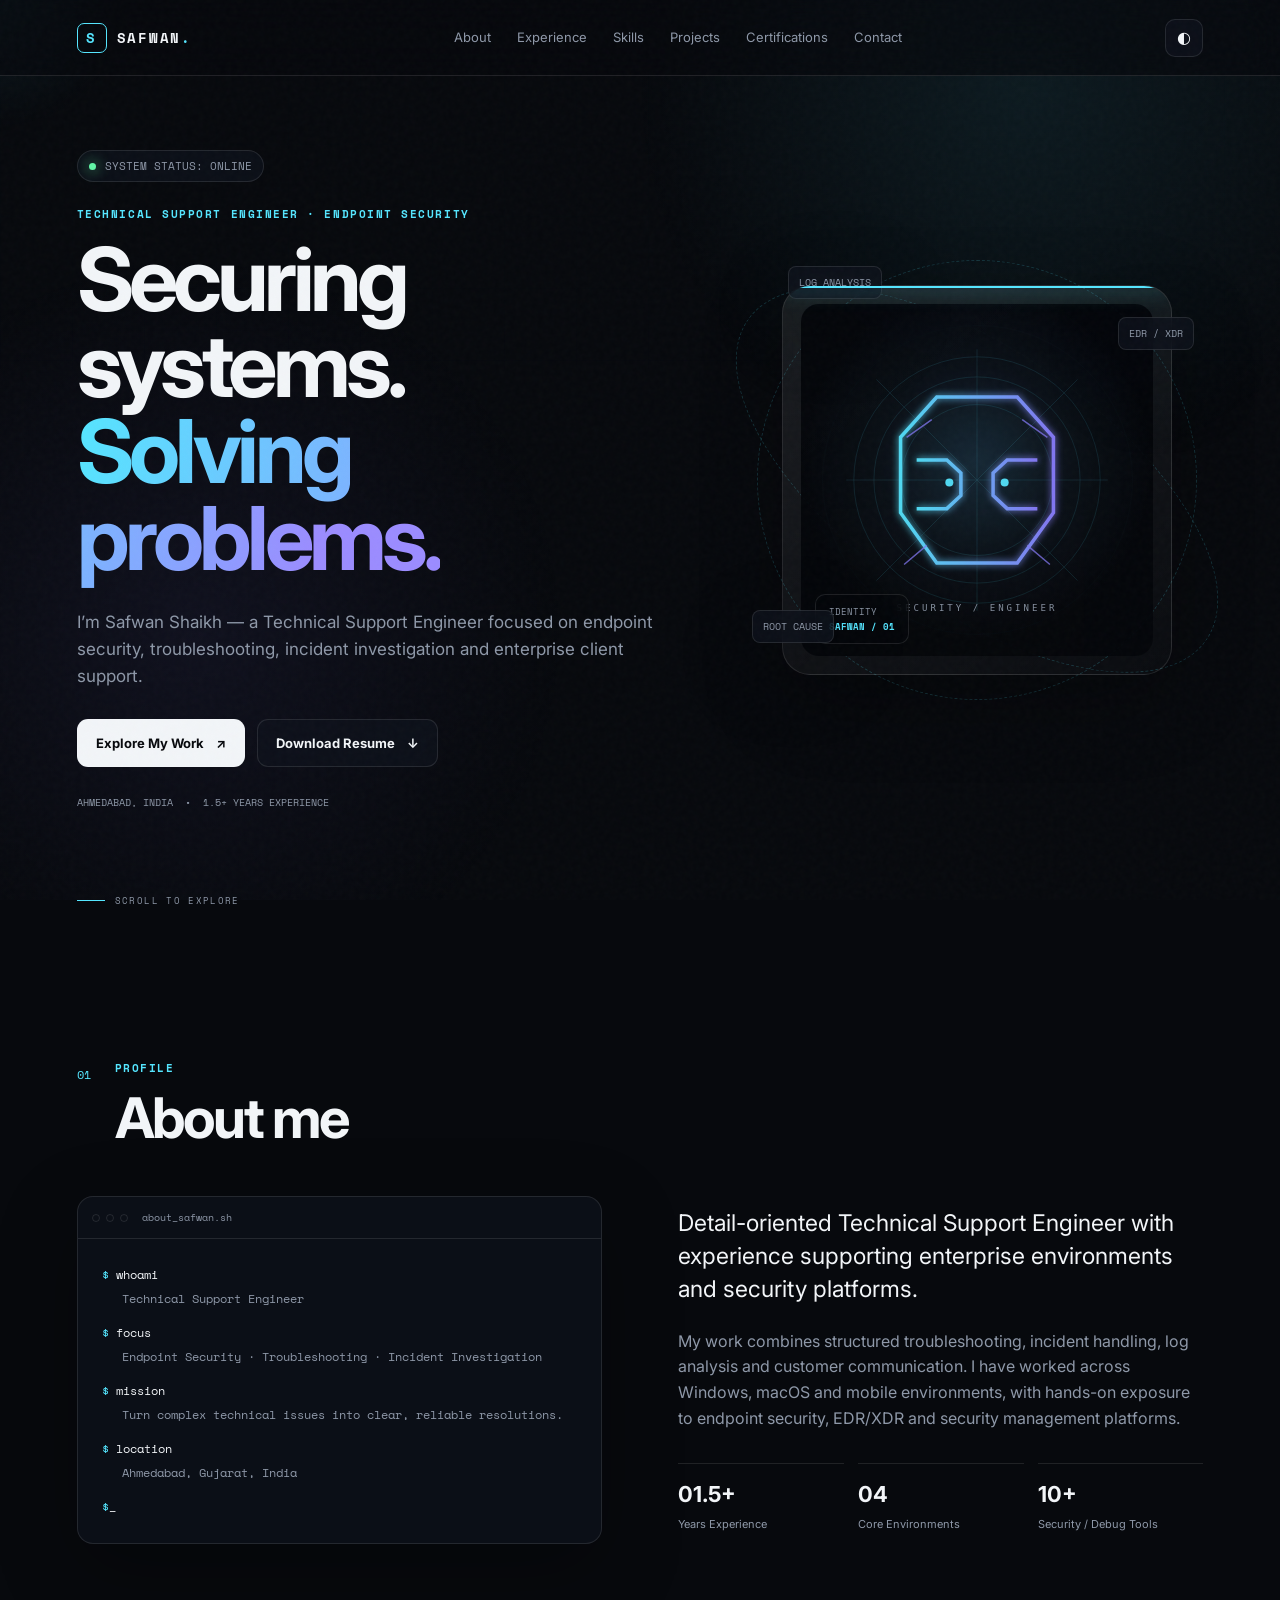
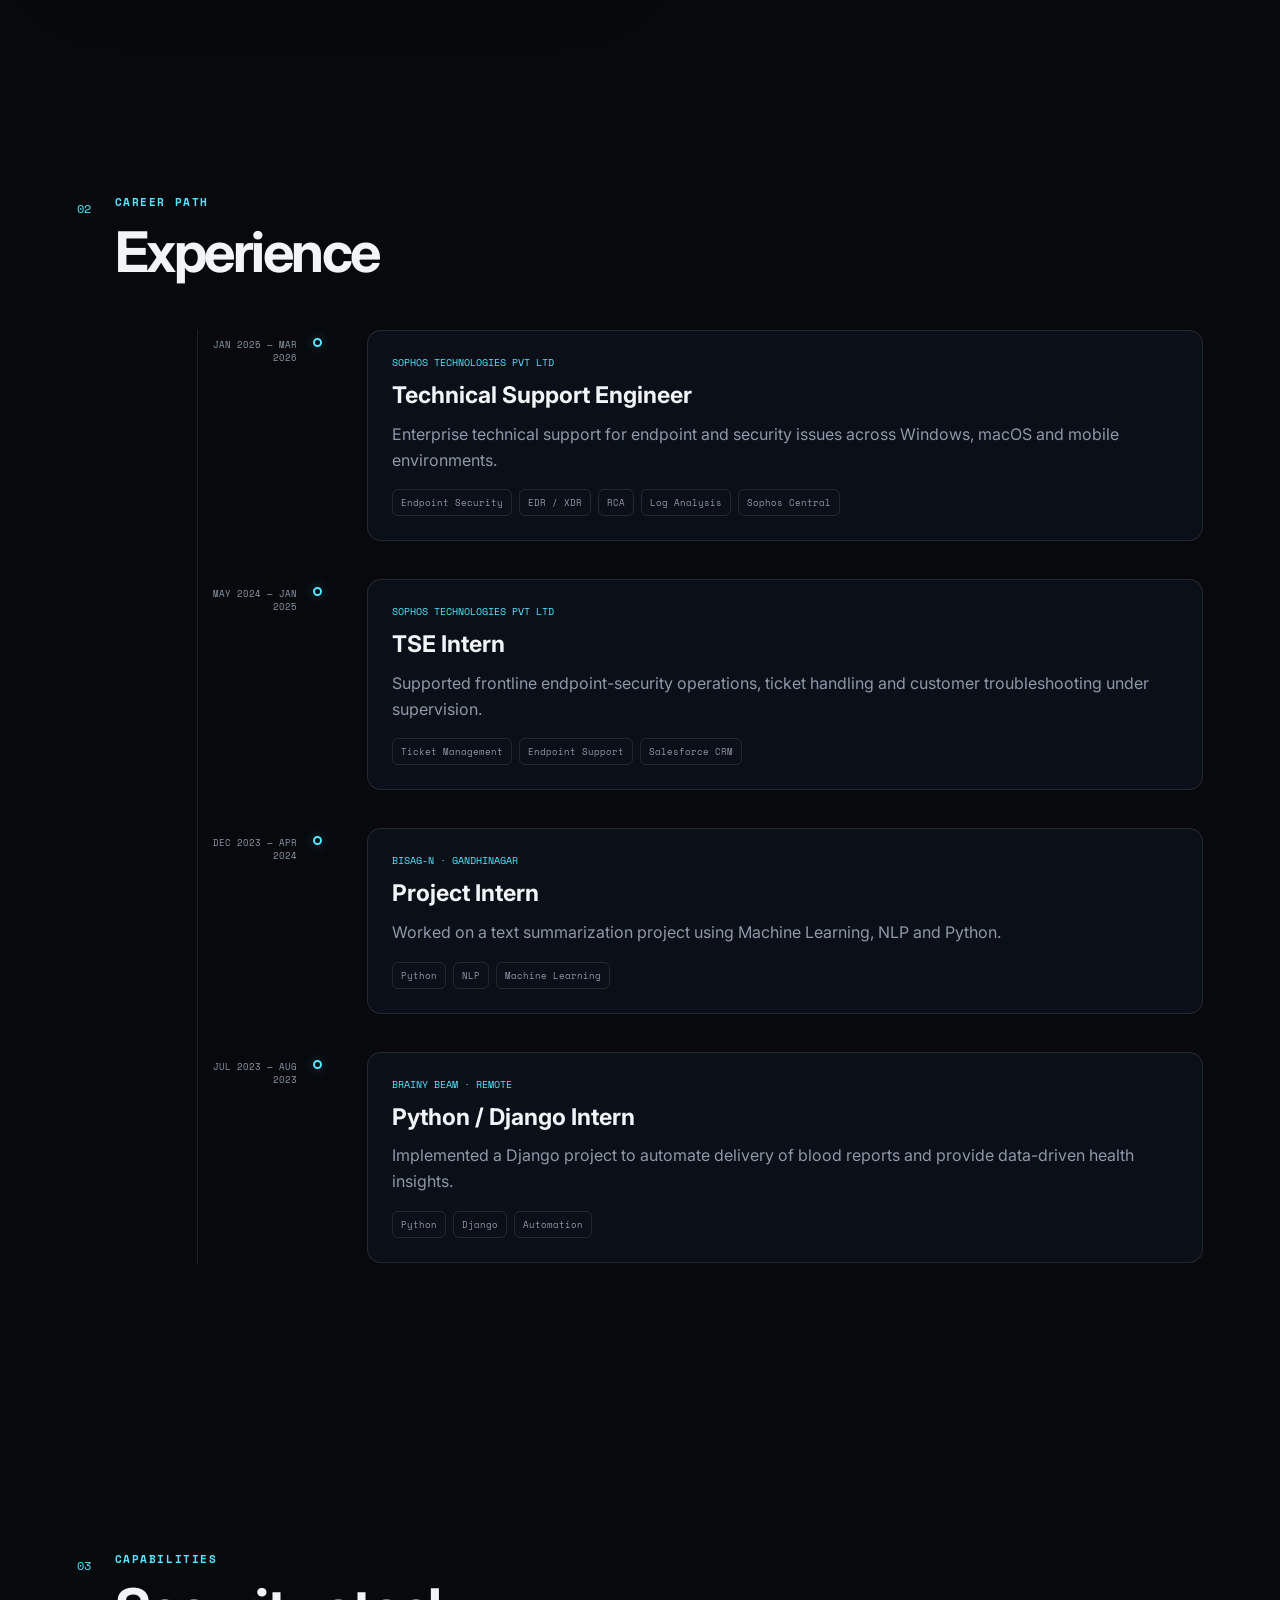
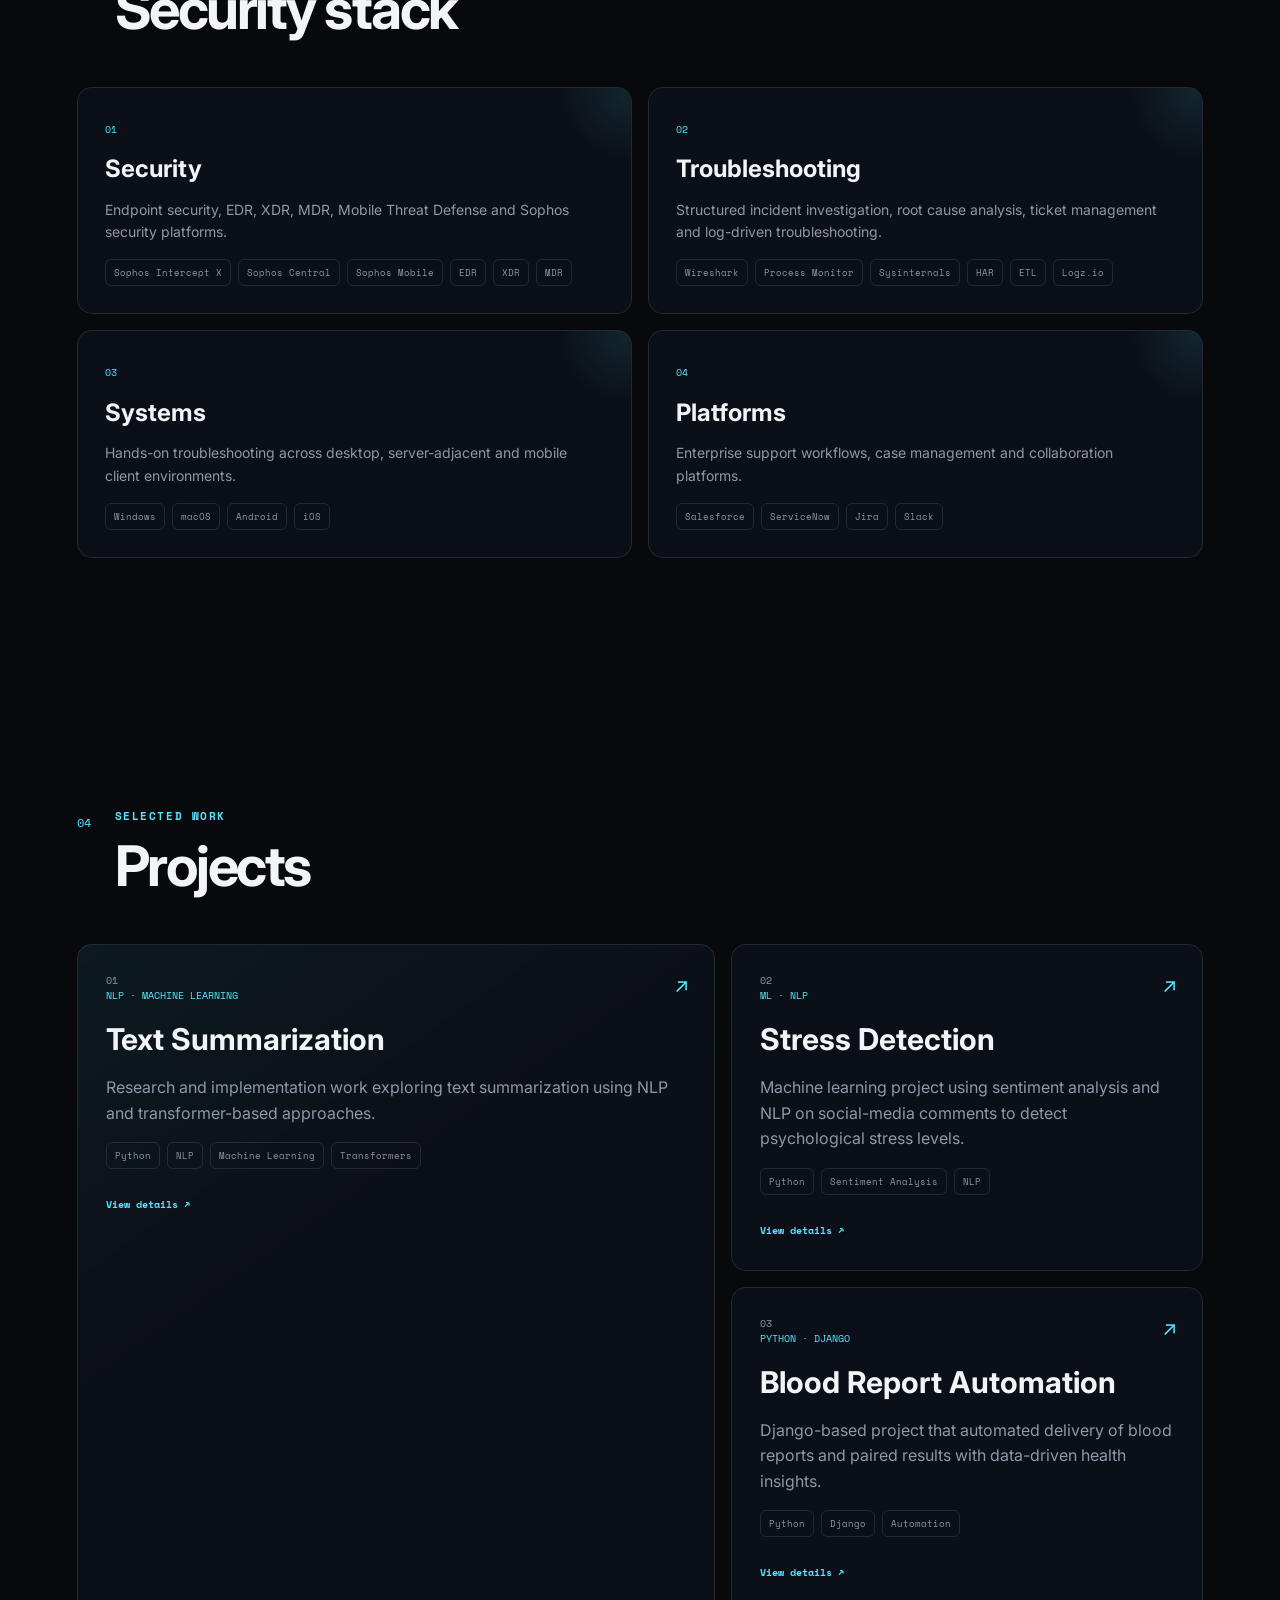
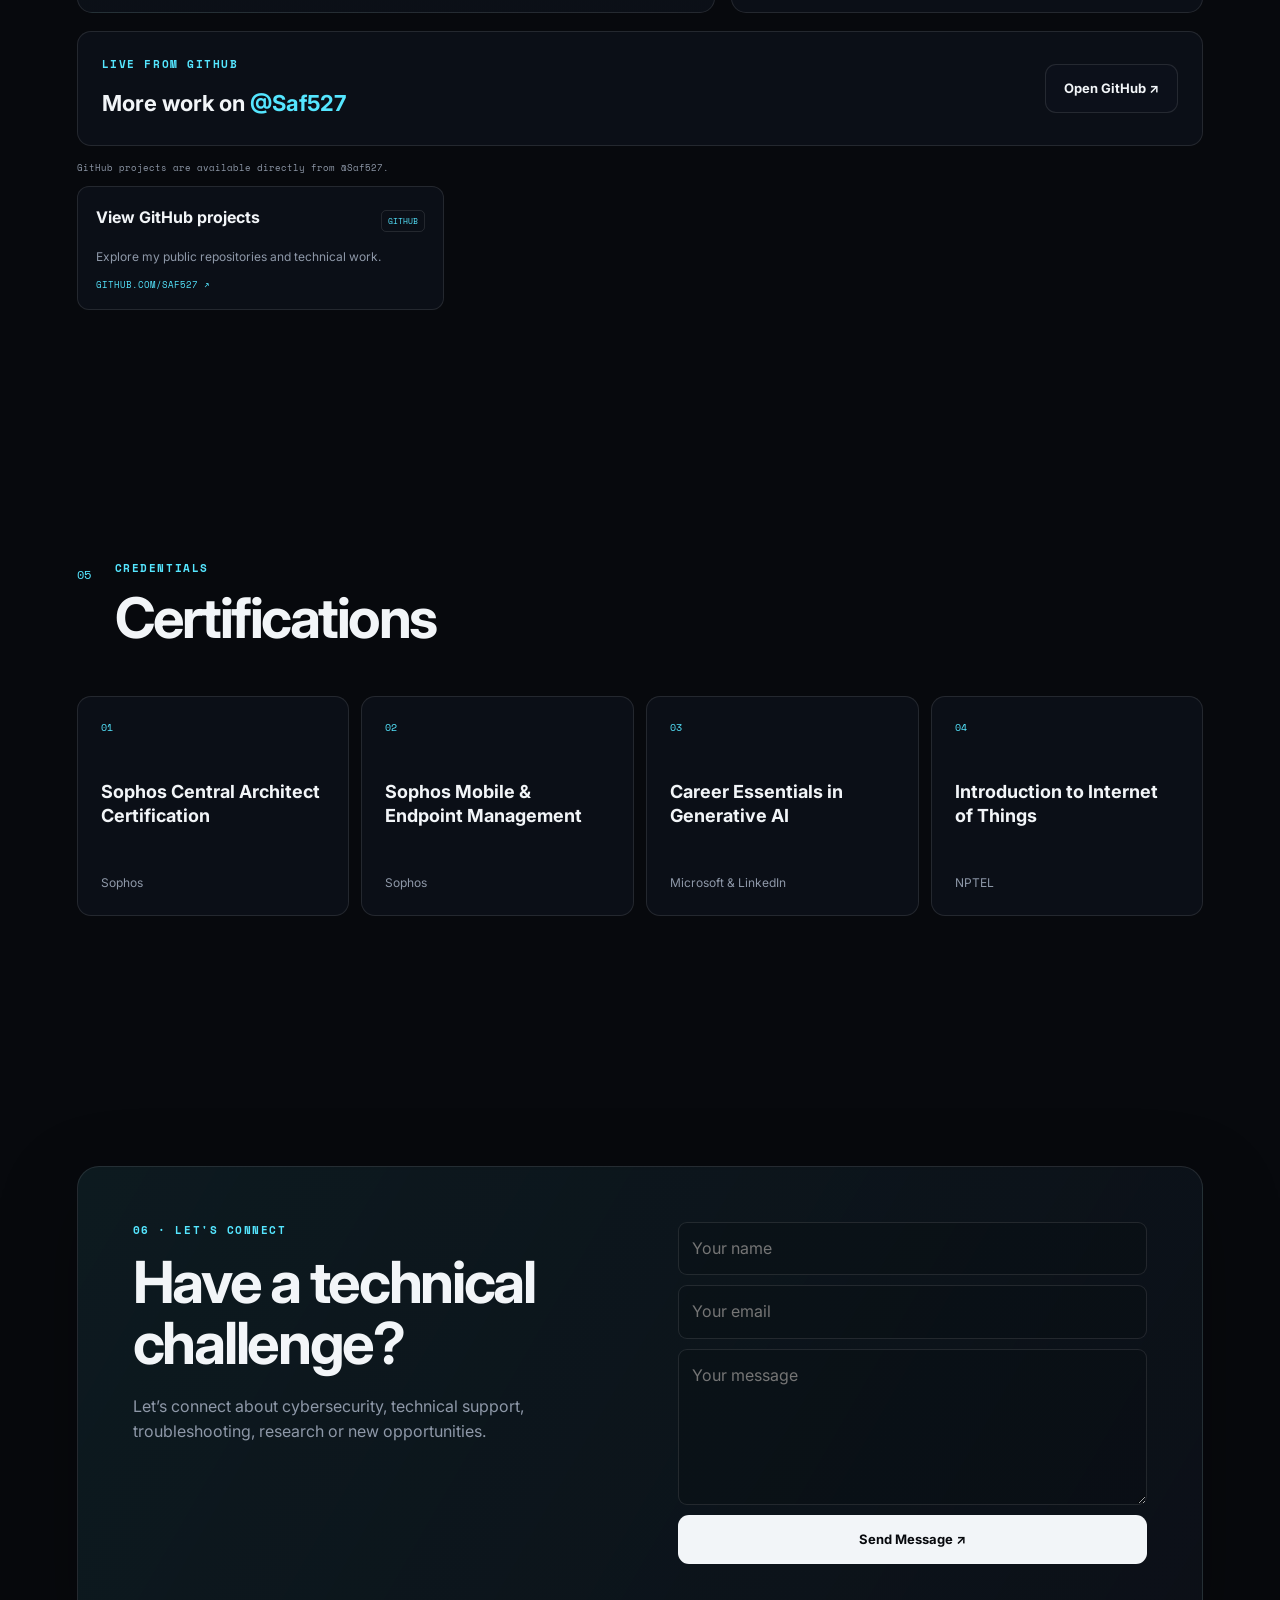
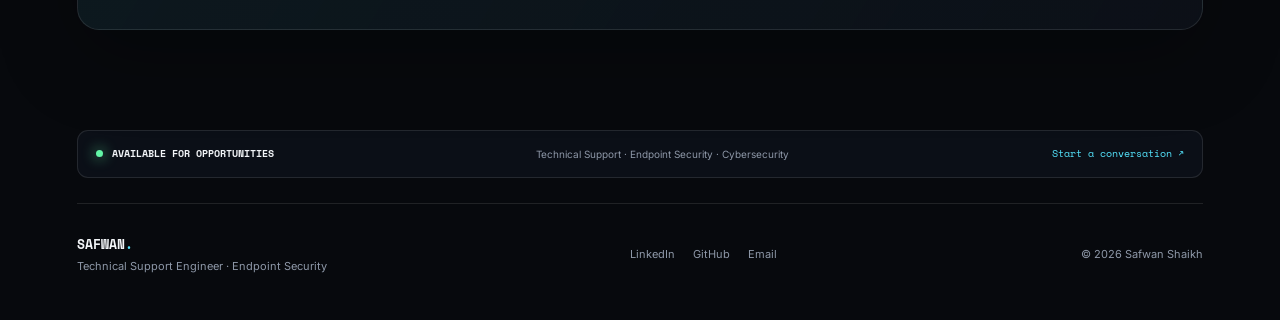
<file: index.html>
<!DOCTYPE html>
<html lang="en">
<head>
  <meta charset="UTF-8">
  <meta name="viewport" content="width=device-width, initial-scale=1.0">
  <meta name="description" content="Safwan Shaikh — Technical Support Engineer specializing in endpoint security, troubleshooting, EDR/XDR and incident investigation.">
  <meta name="keywords" content="Safwan Shaikh, Technical Support Engineer, Endpoint Security, Cybersecurity, Sophos, EDR, XDR, Troubleshooting">
  <meta name="author" content="Safwan Shaikh">
  <meta name="theme-color" content="#07090d">
  <meta name="robots" content="index, follow">
  <link rel="canonical" href="https://saf527.github.io/">
  <meta property="og:title" content="Safwan Shaikh | Endpoint Security Engineer">
  <meta property="og:description" content="Technical Support Engineer focused on endpoint security, troubleshooting and incident investigation.">
  <meta property="og:type" content="website">
  <meta property="og:url" content="https://saf527.github.io/">
  <meta property="og:image" content="https://saf527.github.io/assets/avatar.svg">
  <meta name="twitter:card" content="summary_large_image">
  <meta name="twitter:title" content="Safwan Shaikh | Endpoint Security Engineer">
  <meta name="twitter:description" content="Technical Support Engineer focused on endpoint security, troubleshooting and incident investigation.">
  <meta name="twitter:image" content="https://saf527.github.io/assets/avatar.svg">
  <title>Safwan Shaikh | Endpoint Security Engineer</title>
  <script type="application/ld+json">
  {
    "@context":"https://schema.org",
    "@type":"Person",
    "name":"Safwan Shaikh",
    "url":"https://saf527.github.io/",
    "jobTitle":"Technical Support Engineer",
    "description":"Technical Support Engineer focused on endpoint security, troubleshooting and incident investigation.",
    "sameAs":[
      "https://github.com/Saf527",
      "https://www.linkedin.com/in/safwanshaikha65100200/"
    ],
    "knowsAbout":[
      "Endpoint Security","EDR","XDR","Technical Support","Root Cause Analysis",
      "Wireshark","Sophos Central","Log Analysis","Python","NLP"
    ]
  }
  </script>

  <link rel="icon" href="assets/avatar.svg" type="image/svg+xml">
  <link rel="preconnect" href="https://fonts.googleapis.com">
  <link rel="preconnect" href="https://fonts.gstatic.com" crossorigin>
  <link href="https://fonts.googleapis.com/css2?family=Inter:wght@400;500;600;700;800&family=Space+Mono:wght@400;700&display=swap" rel="stylesheet">
  <link rel="stylesheet" href="css/style.css">
</head>
<body>
  <div class="cursor-glow" aria-hidden="true"></div>
  <div class="noise" aria-hidden="true"></div>

  <header class="site-header" id="top">
    <a class="brand" href="#home" aria-label="Safwan Shaikh home">
      <span class="brand-mark">S</span>
      <span>SAFWAN<span class="accent">.</span></span>
    </a>

    <nav class="nav" id="nav">
      <a href="#about">About</a>
      <a href="#experience">Experience</a>
      <a href="#skills">Skills</a>
      <a href="#projects">Projects</a>
      <a href="#certifications">Certifications</a>
      <a href="#contact">Contact</a>
    </nav>

    <div class="header-actions">
      <button class="icon-btn" id="themeToggle" aria-label="Toggle light and dark mode" title="Toggle theme">◐</button>
      <button class="menu-btn" id="menuToggle" aria-label="Open navigation" aria-expanded="false">☰</button>
    </div>
  </header>

  <main>
    <section class="hero section" id="home">
      <div class="hero-grid">
        <div class="hero-copy reveal">
          <div class="status-pill"><span class="status-dot"></span> SYSTEM STATUS: ONLINE</div>
          <p class="eyebrow">TECHNICAL SUPPORT ENGINEER · ENDPOINT SECURITY</p>
          <h1>Securing systems.<br><span class="gradient-text">Solving problems.</span></h1>
          <p class="hero-text">
            I’m Safwan Shaikh — a Technical Support Engineer focused on endpoint security,
            troubleshooting, incident investigation and enterprise client support.
          </p>

          <div class="hero-actions">
            <a class="btn btn-primary" href="#projects">Explore My Work <span>↗</span></a>
            <a class="btn btn-secondary" href="assets/Safwan-Shaikh-Resume.pdf" download>Download Resume <span>↓</span></a>
          </div>

          <div class="hero-meta">
            <span>AHMEDABAD, INDIA</span>
            <span>•</span>
            <span>1.5+ YEARS EXPERIENCE</span>
          </div>
        </div>

        <div class="hero-visual reveal">
          <div class="orbit orbit-one"></div>
          <div class="orbit orbit-two"></div>
          <div class="avatar-card">
            <div class="scan-line"></div>
            <img src="assets/avatar.svg" alt="Abstract futuristic cybersecurity avatar">
            <div class="avatar-label">
              <span>IDENTITY</span>
              <strong>SAFWAN / 01</strong>
            </div>
          </div>
          <div class="floating-chip chip-one">EDR / XDR</div>
          <div class="floating-chip chip-two">ROOT CAUSE</div>
          <div class="floating-chip chip-three">LOG ANALYSIS</div>
        </div>
      </div>

      <a class="scroll-cue" href="#about"><span></span> SCROLL TO EXPLORE</a>
    </section>

    <section class="section" id="about">
      <div class="section-heading reveal">
        <span class="section-number">01</span>
        <div><p class="eyebrow">PROFILE</p><h2>About me</h2></div>
      </div>

      <div class="about-grid">
        <div class="terminal-card reveal">
          <div class="terminal-top"><span></span><span></span><span></span><b>about_safwan.sh</b></div>
          <div class="terminal-body">
            <p><span class="prompt">$</span> whoami</p>
            <p class="terminal-output">Technical Support Engineer</p>
            <p><span class="prompt">$</span> focus</p>
            <p class="terminal-output">Endpoint Security · Troubleshooting · Incident Investigation</p>
            <p><span class="prompt">$</span> mission</p>
            <p class="terminal-output">Turn complex technical issues into clear, reliable resolutions.</p>
            <p><span class="prompt">$</span> location</p>
            <p class="terminal-output">Ahmedabad, Gujarat, India</p>
            <p><span class="prompt">$</span><span class="blink">_</span></p>
          </div>
        </div>

        <div class="about-copy reveal">
          <p class="lead">
            Detail-oriented Technical Support Engineer with experience supporting enterprise
            environments and security platforms.
          </p>
          <p>
            My work combines structured troubleshooting, incident handling, log analysis and
            customer communication. I have worked across Windows, macOS and mobile environments,
            with hands-on exposure to endpoint security, EDR/XDR and security management platforms.
          </p>
          <div class="stat-row">
            <div><strong>01.5+</strong><span>Years Experience</span></div>
            <div><strong>04</strong><span>Core Environments</span></div>
            <div><strong>10+</strong><span>Security / Debug Tools</span></div>
          </div>
        </div>
      </div>
    </section>

    <section class="section" id="experience">
      <div class="section-heading reveal">
        <span class="section-number">02</span>
        <div><p class="eyebrow">CAREER PATH</p><h2>Experience</h2></div>
      </div>

      <div class="timeline">
        <article class="timeline-item reveal">
          <div class="timeline-date">JAN 2025 — MAR 2026</div>
          <div class="timeline-marker"></div>
          <div class="timeline-card">
            <p class="card-kicker">SOPHOS TECHNOLOGIES PVT LTD</p>
            <h3>Technical Support Engineer</h3>
            <p>Enterprise technical support for endpoint and security issues across Windows, macOS and mobile environments.</p>
            <div class="tag-list"><span>Endpoint Security</span><span>EDR / XDR</span><span>RCA</span><span>Log Analysis</span><span>Sophos Central</span></div>
          </div>
        </article>

        <article class="timeline-item reveal">
          <div class="timeline-date">MAY 2024 — JAN 2025</div>
          <div class="timeline-marker"></div>
          <div class="timeline-card">
            <p class="card-kicker">SOPHOS TECHNOLOGIES PVT LTD</p>
            <h3>TSE Intern</h3>
            <p>Supported frontline endpoint-security operations, ticket handling and customer troubleshooting under supervision.</p>
            <div class="tag-list"><span>Ticket Management</span><span>Endpoint Support</span><span>Salesforce CRM</span></div>
          </div>
        </article>

        <article class="timeline-item reveal">
          <div class="timeline-date">DEC 2023 — APR 2024</div>
          <div class="timeline-marker"></div>
          <div class="timeline-card">
            <p class="card-kicker">BISAG-N · GANDHINAGAR</p>
            <h3>Project Intern</h3>
            <p>Worked on a text summarization project using Machine Learning, NLP and Python.</p>
            <div class="tag-list"><span>Python</span><span>NLP</span><span>Machine Learning</span></div>
          </div>
        </article>

        <article class="timeline-item reveal">
          <div class="timeline-date">JUL 2023 — AUG 2023</div>
          <div class="timeline-marker"></div>
          <div class="timeline-card">
            <p class="card-kicker">BRAINY BEAM · REMOTE</p>
            <h3>Python / Django Intern</h3>
            <p>Implemented a Django project to automate delivery of blood reports and provide data-driven health insights.</p>
            <div class="tag-list"><span>Python</span><span>Django</span><span>Automation</span></div>
          </div>
        </article>
      </div>
    </section>

    <section class="section" id="skills">
      <div class="section-heading reveal">
        <span class="section-number">03</span>
        <div><p class="eyebrow">CAPABILITIES</p><h2>Security stack</h2></div>
      </div>

      <div class="skills-grid">
        <article class="skill-card reveal"><span class="skill-icon">01</span><h3>Security</h3><p>Endpoint security, EDR, XDR, MDR, Mobile Threat Defense and Sophos security platforms.</p><div class="tag-list"><span>Sophos Intercept X</span><span>Sophos Central</span><span>Sophos Mobile</span><span>EDR</span><span>XDR</span><span>MDR</span></div></article>
        <article class="skill-card reveal"><span class="skill-icon">02</span><h3>Troubleshooting</h3><p>Structured incident investigation, root cause analysis, ticket management and log-driven troubleshooting.</p><div class="tag-list"><span>Wireshark</span><span>Process Monitor</span><span>Sysinternals</span><span>HAR</span><span>ETL</span><span>Logz.io</span></div></article>
        <article class="skill-card reveal"><span class="skill-icon">03</span><h3>Systems</h3><p>Hands-on troubleshooting across desktop, server-adjacent and mobile client environments.</p><div class="tag-list"><span>Windows</span><span>macOS</span><span>Android</span><span>iOS</span></div></article>
        <article class="skill-card reveal"><span class="skill-icon">04</span><h3>Platforms</h3><p>Enterprise support workflows, case management and collaboration platforms.</p><div class="tag-list"><span>Salesforce</span><span>ServiceNow</span><span>Jira</span><span>Slack</span></div></article>
      </div>
    </section>

    <section class="section" id="projects">
      <div class="section-heading reveal">
        <span class="section-number">04</span>
        <div><p class="eyebrow">SELECTED WORK</p><h2>Projects</h2></div>
      </div>

      <div class="projects-grid">
        <article class="project-card featured reveal">
          <div class="project-index">01</div><div class="project-arrow">↗</div>
          <p class="card-kicker">NLP · MACHINE LEARNING</p>
          <h3>Text Summarization</h3>
          <p>Research and implementation work exploring text summarization using NLP and transformer-based approaches.</p>
          <div class="tag-list"><span>Python</span><span>NLP</span><span>Machine Learning</span><span>Transformers</span></div>
          <button class="project-detail-btn" data-project="summarization">View details ↗</button>
        </article>

        <article class="project-card reveal">
          <div class="project-index">02</div><div class="project-arrow">↗</div>
          <p class="card-kicker">ML · NLP</p>
          <h3>Stress Detection</h3>
          <p>Machine learning project using sentiment analysis and NLP on social-media comments to detect psychological stress levels.</p>
          <div class="tag-list"><span>Python</span><span>Sentiment Analysis</span><span>NLP</span></div>
          <button class="project-detail-btn" data-project="stress">View details ↗</button>
        </article>

        <article class="project-card reveal">
          <div class="project-index">03</div><div class="project-arrow">↗</div>
          <p class="card-kicker">PYTHON · DJANGO</p>
          <h3>Blood Report Automation</h3>
          <p>Django-based project that automated delivery of blood reports and paired results with data-driven health insights.</p>
          <div class="tag-list"><span>Python</span><span>Django</span><span>Automation</span></div>
          <button class="project-detail-btn" data-project="blood">View details ↗</button>
        </article>
      </div>

      <div class="github-panel reveal">
        <div><p class="eyebrow">LIVE FROM GITHUB</p><h3>More work on <span class="accent">@Saf527</span></h3></div>
        <a class="btn btn-secondary" href="https://github.com/Saf527" target="_blank" rel="noopener">Open GitHub ↗</a>
      </div>
      <div class="github-status" id="githubStatus">Connecting to GitHub…</div>
      <div class="github-grid" id="githubProjects" aria-live="polite"></div>
    </section>

    <section class="section" id="certifications">
      <div class="section-heading reveal">
        <span class="section-number">05</span>
        <div><p class="eyebrow">CREDENTIALS</p><h2>Certifications</h2></div>
      </div>

      <div class="cert-grid">
        <article class="cert-card reveal"><span>01</span><h3>Sophos Central Architect Certification</h3><p>Sophos</p></article>
        <article class="cert-card reveal"><span>02</span><h3>Sophos Mobile & Endpoint Management</h3><p>Sophos</p></article>
        <article class="cert-card reveal"><span>03</span><h3>Career Essentials in Generative AI</h3><p>Microsoft & LinkedIn</p></article>
        <article class="cert-card reveal"><span>04</span><h3>Introduction to Internet of Things</h3><p>NPTEL</p></article>
      </div>
    </section>


    <div class="modal" id="projectModal" aria-hidden="true">
      <div class="modal-backdrop" data-close-modal></div>
      <div class="modal-dialog" role="dialog" aria-modal="true" aria-labelledby="modalTitle">
        <button class="modal-close" id="modalClose" aria-label="Close project details">×</button>
        <p class="eyebrow" id="modalKicker"></p>
        <h3 id="modalTitle"></h3>
        <p id="modalDescription"></p>
        <div class="tag-list" id="modalTags"></div>
        <div class="modal-divider"></div>
        <div class="modal-meta" id="modalMeta"></div>
      </div>
    </div>

    <section class="section contact-section" id="contact">
      <div class="contact-box reveal">
        <div>
          <p class="eyebrow">06 · LET'S CONNECT</p>
          <h2>Have a technical challenge?</h2>
          <p>Let’s connect about cybersecurity, technical support, troubleshooting, research or new opportunities.</p>
        </div>
        <form id="contactForm" class="contact-form" action="https://formsubmit.co/shaikhsafwan527@gmail.com" method="POST">
          <input id="contactName" name="name" type="text" placeholder="Your name" required>
          <input id="contactEmail" name="email" type="email" placeholder="Your email" required>
          <textarea id="contactMessage" name="message" rows="5" placeholder="Your message" required></textarea>
          <input type="hidden" name="_subject" value="New portfolio contact — Safwan Shaikh">
          <input type="hidden" name="_captcha" value="true">
          <input type="hidden" name="_template" value="table">
          <input type="hidden" name="_next" value="https://saf527.github.io/?sent=1#contact">
          <button class="btn btn-primary" type="submit" id="submitBtn">Send Message ↗</button>
          <small id="formStatus" role="status" aria-live="polite"></small>
        </form>
      </div>
    </section>
  </main>

  <section class="availability-strip">
    <div><span class="status-dot"></span><strong>AVAILABLE FOR OPPORTUNITIES</strong></div>
    <span>Technical Support · Endpoint Security · Cybersecurity</span>
    <a href="#contact">Start a conversation ↗</a>
  </section>

  <footer class="footer">
    <div><strong>SAFWAN<span class="accent">.</span></strong><span>Technical Support Engineer · Endpoint Security</span></div>
    <div class="footer-links">
      <a href="https://www.linkedin.com/in/safwan-shaikh-a65100200/?isSelfProfile=true" target="_blank" rel="noopener">LinkedIn</a>
      <a href="https://github.com/Saf527" target="_blank" rel="noopener">GitHub</a>
      <a href="mailto:shaikhsafwan527@gmail.com">Email</a>
    </div>
    <span>© <span id="year"></span> Safwan Shaikh</span>
  </footer>

  <button class="back-top" id="backTop" aria-label="Back to top">↑</button>
  <script src="js/script.js"></script>
</body>
</html>
</file>
<file: css/style.css>
:root {
  --bg: #07090d;
  --bg-soft: #0c1017;
  --surface: rgba(14, 19, 28, .72);
  --surface-solid: #10151d;
  --border: rgba(255,255,255,.10);
  --text: #f2f5f8;
  --muted: #8e98a8;
  --accent: #55e6ff;
  --accent-2: #8a7dff;
  --success: #62f6a6;
  --shadow: 0 25px 80px rgba(0,0,0,.28);
}
[data-theme="light"] {
  --bg: #f4f7fa; --bg-soft: #e9eef4; --surface: rgba(255,255,255,.75);
  --surface-solid: #fff; --border: rgba(9,17,29,.10); --text: #0b111a;
  --muted: #5d6878; --shadow: 0 25px 70px rgba(25,40,60,.12);
}
* { box-sizing: border-box; margin: 0; padding: 0; }
html { scroll-behavior: smooth; }
body {
  background: var(--bg); color: var(--text); font-family: Inter, sans-serif;
  line-height: 1.6; overflow-x: hidden; transition: background .35s, color .35s;
}
body::before {
  content:""; position:fixed; inset:0; pointer-events:none; z-index:-3;
  background: radial-gradient(circle at 80% 10%, rgba(85,230,255,.08), transparent 30%),
              radial-gradient(circle at 15% 70%, rgba(138,125,255,.07), transparent 30%);
}
a { color: inherit; text-decoration: none; }
button, input, textarea { font: inherit; }
button { cursor: pointer; }
.accent { color: var(--accent); }
.noise { position:fixed; inset:0; opacity:.025; pointer-events:none; z-index:50; background-image:url("data:image/svg+xml,%3Csvg viewBox='0 0 180 180' xmlns='http://www.w3.org/2000/svg'%3E%3Cfilter id='n'%3E%3CfeTurbulence type='fractalNoise' baseFrequency='.9' numOctaves='3' stitchTiles='stitch'/%3E%3C/filter%3E%3Crect width='100%25' height='100%25' filter='url(%23n)'/%3E%3C/svg%3E"); }
.cursor-glow { position:fixed; width:280px; height:280px; border-radius:50%; pointer-events:none; z-index:0; transform:translate(-50%,-50%); background:radial-gradient(circle, rgba(85,230,255,.08), transparent 65%); }
.site-header { position:fixed; top:0; left:0; right:0; z-index:40; height:76px; display:flex; align-items:center; justify-content:space-between; padding:0 6vw; border-bottom:1px solid var(--border); background:rgba(7,9,13,.65); backdrop-filter:blur(18px); }
[data-theme="light"] .site-header { background:rgba(244,247,250,.72); }
.brand { display:flex; align-items:center; gap:10px; font:700 14px "Space Mono", monospace; letter-spacing:.12em; }
.brand-mark { width:30px; height:30px; display:grid; place-items:center; border:1px solid var(--accent); color:var(--accent); border-radius:7px; }
.nav { display:flex; gap:26px; }
.nav a { color:var(--muted); font-size:13px; transition:.25s; }
.nav a:hover { color:var(--text); }
.header-actions { display:flex; gap:8px; }
.icon-btn,.menu-btn { width:38px;height:38px;border:1px solid var(--border);border-radius:10px;background:var(--surface);color:var(--text); }
.menu-btn { display:none; }
.section { width:min(1160px, 88vw); margin:0 auto; padding:125px 0; position:relative; }
.hero { min-height:100vh; display:grid; align-items:center; padding-top:150px; }
.hero-grid { display:grid; grid-template-columns:1.15fr .85fr; gap:5vw; align-items:center; }
.status-pill { display:inline-flex; align-items:center; gap:9px; padding:7px 11px; border:1px solid var(--border); border-radius:999px; background:var(--surface); color:var(--muted); font:11px "Space Mono",monospace; margin-bottom:24px; }
.status-dot { width:7px;height:7px;border-radius:50%;background:var(--success);box-shadow:0 0 14px var(--success); }
.eyebrow { color:var(--accent); font:700 11px "Space Mono",monospace; letter-spacing:.14em; margin-bottom:14px; }
.hero h1 { font-size:clamp(46px,7vw,88px); line-height:.98; letter-spacing:-.055em; max-width:800px; }
.gradient-text { background:linear-gradient(100deg,var(--accent),#9b8cff 80%); -webkit-background-clip:text;background-clip:text;color:transparent; }
.hero-text { color:var(--muted); font-size:17px; max-width:650px; margin:28px 0; }
.hero-actions { display:flex; flex-wrap:wrap; gap:12px; }
.btn { display:inline-flex; justify-content:center; align-items:center; gap:12px; padding:13px 18px; border-radius:11px; border:1px solid var(--border); font-weight:700; font-size:13px; transition:.25s; }
.btn:hover { transform:translateY(-2px); border-color:rgba(85,230,255,.45); }
.btn-primary { background:var(--text); color:var(--bg); }
.btn-secondary { background:var(--surface); color:var(--text); }
.hero-meta { display:flex; gap:12px; margin-top:28px; color:var(--muted); font:10px "Space Mono",monospace; }
.hero-visual { min-height:510px; display:grid; place-items:center; position:relative; }
.avatar-card { width:min(390px,75vw); aspect-ratio:1; position:relative; padding:18px; border:1px solid var(--border); background:linear-gradient(145deg,rgba(255,255,255,.08),rgba(255,255,255,.015)); box-shadow:var(--shadow); border-radius:28px; overflow:hidden; }
.avatar-card::before { content:""; position:absolute; inset:10%; border:1px solid rgba(85,230,255,.18); border-radius:50%; }
.avatar-card img { width:100%;height:100%;object-fit:cover;border-radius:18px; opacity:.94; }
.scan-line { position:absolute; left:0; right:0; top:0; height:2px; background:var(--accent); box-shadow:0 0 20px var(--accent); animation:scan 4s linear infinite; z-index:2; }
@keyframes scan { 0%{top:0} 50%{top:100%} 100%{top:0} }
.avatar-label { position:absolute; left:32px; bottom:30px; display:flex; flex-direction:column; gap:2px; padding:10px 13px; background:rgba(4,7,11,.75); backdrop-filter:blur(10px); border:1px solid var(--border); border-radius:10px; font:9px "Space Mono",monospace; }
.avatar-label span { color:var(--muted); }.avatar-label strong{color:var(--accent)}
.orbit { position:absolute; border:1px dashed rgba(85,230,255,.18); border-radius:50%; animation:spin 18s linear infinite; }.orbit-one{width:440px;height:440px}.orbit-two{width:560px;height:260px;transform:rotate(35deg);animation-duration:24s}
@keyframes spin { to{transform:rotate(360deg)} }
.floating-chip { position:absolute; padding:8px 10px; border:1px solid var(--border); background:var(--surface); backdrop-filter:blur(10px); border-radius:8px; font:10px "Space Mono",monospace; color:var(--muted); box-shadow:var(--shadow); }
.chip-one{top:18%;right:2%}.chip-two{bottom:18%;left:0}.chip-three{top:8%;left:8%}
.scroll-cue { position:absolute; bottom:28px; left:0; color:var(--muted); font:9px "Space Mono",monospace; letter-spacing:.15em; display:flex;align-items:center;gap:10px; }
.scroll-cue span{width:28px;height:1px;background:var(--accent)}
.section-heading { display:flex; gap:24px; align-items:flex-start; margin-bottom:50px; }
.section-number { font:12px "Space Mono",monospace; color:var(--accent); padding-top:6px; }
.section-heading h2 { font-size:clamp(34px,5vw,56px); line-height:1; letter-spacing:-.045em; }
.about-grid { display:grid;grid-template-columns:1fr 1fr;gap:6vw;align-items:center; }
.terminal-card { border:1px solid var(--border);background:var(--surface);border-radius:16px;overflow:hidden;box-shadow:var(--shadow); }
.terminal-top{height:42px;display:flex;align-items:center;gap:6px;padding:0 14px;border-bottom:1px solid var(--border);font:10px "Space Mono",monospace;color:var(--muted)}
.terminal-top span{width:8px;height:8px;border-radius:50%;border:1px solid var(--border)}.terminal-top b{margin-left:8px;font-weight:400}
.terminal-body{padding:24px;font:12px/2 "Space Mono",monospace}.prompt{color:var(--accent)}.terminal-output{color:var(--muted);padding-left:20px;margin-bottom:10px}.blink{animation:blink 1s infinite}@keyframes blink{50%{opacity:0}}
.lead{font-size:23px;line-height:1.45;color:var(--text);margin-bottom:22px}.about-copy>p:not(.lead){color:var(--muted)}
.stat-row{display:grid;grid-template-columns:repeat(3,1fr);gap:14px;margin-top:32px}.stat-row div{border-top:1px solid var(--border);padding-top:13px}.stat-row strong{display:block;font-size:22px}.stat-row span{display:block;color:var(--muted);font-size:11px;margin-top:4px}
.timeline{position:relative;margin-left:120px}.timeline::before{content:"";position:absolute;left:0;top:0;bottom:0;width:1px;background:var(--border)}
.timeline-item{position:relative;display:grid;grid-template-columns:100px 30px 1fr;gap:20px;margin-bottom:38px}.timeline-date{font:9px "Space Mono",monospace;color:var(--muted);padding-top:8px;text-align:right}.timeline-marker{width:9px;height:9px;border-radius:50%;border:2px solid var(--accent);background:var(--bg);margin-top:8px;transform:translateX(-4px);box-shadow:0 0 12px rgba(85,230,255,.3)}
.timeline-card{border:1px solid var(--border);background:var(--surface);padding:24px;border-radius:14px;transition:.25s}.timeline-card:hover{transform:translateX(4px);border-color:rgba(85,230,255,.25)}.card-kicker{font:10px "Space Mono",monospace;color:var(--accent);margin-bottom:7px}.timeline-card h3{font-size:23px;margin-bottom:8px}.timeline-card p:not(.card-kicker){color:var(--muted)}
.tag-list{display:flex;flex-wrap:wrap;gap:7px;margin-top:16px}.tag-list span{font:9px "Space Mono",monospace;padding:6px 8px;border:1px solid var(--border);border-radius:6px;color:var(--muted)}
.skills-grid{display:grid;grid-template-columns:repeat(2,1fr);gap:16px}.skill-card{padding:27px;border:1px solid var(--border);background:var(--surface);border-radius:15px;position:relative;overflow:hidden}.skill-card::after{content:"";position:absolute;width:150px;height:150px;right:-70px;top:-70px;background:radial-gradient(circle,rgba(85,230,255,.1),transparent 65%)}.skill-icon{font:10px "Space Mono",monospace;color:var(--accent)}.skill-card h3{font-size:24px;margin:10px 0}.skill-card p{color:var(--muted);font-size:14px}
.projects-grid{display:grid;grid-template-columns:1.15fr .85fr;gap:16px}.project-card{min-height:270px;padding:28px;border:1px solid var(--border);background:var(--surface);border-radius:15px;position:relative;transition:.25s}.project-card:hover{transform:translateY(-4px);border-color:rgba(85,230,255,.28)}.project-card.featured{grid-row:span 2;min-height:560px;background:linear-gradient(145deg,rgba(85,230,255,.08),var(--surface) 40%)}.project-index{font:10px "Space Mono",monospace;color:var(--muted)}.project-arrow{position:absolute;right:25px;top:24px;font-size:20px;color:var(--accent)}.project-card h3{font-size:30px;margin:12px 0}.project-card p:not(.card-kicker){color:var(--muted);max-width:600px}
.github-panel{margin-top:18px;padding:24px;border:1px solid var(--border);background:var(--surface);border-radius:14px;display:flex;justify-content:space-between;align-items:center;gap:20px}.github-panel h3{font-size:22px}.github-grid{display:grid;grid-template-columns:repeat(3,1fr);gap:12px;margin-top:12px}.github-repo{padding:18px;border:1px solid var(--border);background:var(--surface);border-radius:12px}.github-repo h4{margin-bottom:6px}.github-repo p{color:var(--muted);font-size:12px}.github-repo small{display:block;color:var(--accent);margin-top:12px;font:9px "Space Mono",monospace}
.cert-grid{display:grid;grid-template-columns:repeat(4,1fr);gap:12px}.cert-card{min-height:220px;padding:23px;border:1px solid var(--border);background:var(--surface);border-radius:14px;display:flex;flex-direction:column;justify-content:space-between}.cert-card>span{font:10px "Space Mono",monospace;color:var(--accent)}.cert-card h3{font-size:18px;line-height:1.3}.cert-card p{color:var(--muted);font-size:12px}
.contact-section{padding-bottom:100px}.contact-box{display:grid;grid-template-columns:1fr 1fr;gap:6vw;padding:55px;border:1px solid var(--border);background:linear-gradient(120deg,rgba(85,230,255,.08),var(--surface));border-radius:22px;box-shadow:var(--shadow)}.contact-box h2{font-size:clamp(36px,5vw,58px);line-height:1.05;letter-spacing:-.04em;margin-bottom:20px}.contact-box>div>p:last-child{color:var(--muted);max-width:470px}.contact-form{display:grid;gap:10px}.contact-form input,.contact-form textarea{width:100%;border:1px solid var(--border);background:rgba(0,0,0,.12);color:var(--text);border-radius:9px;padding:13px;outline:none}.contact-form input:focus,.contact-form textarea:focus{border-color:var(--accent)}.contact-form textarea{resize:vertical}.contact-form small{color:var(--muted);font-size:10px}
.footer{width:min(1160px,88vw);margin:auto;padding:30px 0 45px;border-top:1px solid var(--border);display:flex;justify-content:space-between;align-items:center;gap:20px;color:var(--muted);font-size:11px}.footer>div:first-child{display:flex;flex-direction:column;gap:4px}.footer strong{color:var(--text);font:700 13px "Space Mono",monospace}.footer-links{display:flex;gap:18px}.footer a:hover{color:var(--accent)}
.back-top{position:fixed;right:25px;bottom:25px;width:42px;height:42px;border:1px solid var(--border);border-radius:10px;background:var(--surface);color:var(--text);opacity:0;transform:translateY(15px);pointer-events:none;transition:.25s;z-index:20}.back-top.show{opacity:1;transform:none;pointer-events:auto}
.reveal{opacity:0;transform:translateY(20px);transition:opacity .7s ease,transform .7s ease}.reveal.visible{opacity:1;transform:none}
@media(max-width:900px){.nav{position:fixed;top:76px;left:0;right:0;padding:20px 6vw;background:rgba(7,9,13,.96);border-bottom:1px solid var(--border);display:none;flex-direction:column;gap:18px}.nav.open{display:flex}.menu-btn{display:block}.hero-grid,.about-grid,.contact-box{grid-template-columns:1fr}.hero-visual{min-height:430px}.skills-grid,.github-grid{grid-template-columns:1fr 1fr}.cert-grid{grid-template-columns:1fr 1fr}.timeline{margin-left:0}.timeline-item{grid-template-columns:30px 1fr}.timeline-date{position:absolute;left:42px;top:-8px;text-align:left}.timeline-marker{grid-column:1}.timeline-card{grid-column:2;padding-top:35px}.projects-grid{grid-template-columns:1fr}.project-card.featured{grid-row:auto;min-height:360px}.footer{flex-wrap:wrap}}
@media(max-width:600px){.site-header{padding:0 5vw}.section{width:90vw;padding:95px 0}.hero{padding-top:120px}.hero h1{font-size:48px}.hero-meta{flex-wrap:wrap}.hero-visual{min-height:360px}.avatar-card{width:290px}.orbit-one{width:320px;height:320px}.orbit-two{width:380px;height:200px}.chip-one{right:-3%}.chip-three{left:-2%}.skills-grid,.github-grid,.cert-grid{grid-template-columns:1fr}.stat-row{grid-template-columns:1fr}.contact-box{padding:28px}.footer{width:90vw;flex-direction:column;align-items:flex-start}}
@media(prefers-reduced-motion:reduce){*,*::before,*::after{scroll-behavior:auto!important;animation:none!important;transition:none!important}}

.success-message { color: var(--success); font-size: 11px; }
.error-message { color: #ff7f8a; font-size: 11px; }
.contact-form button:disabled { opacity: .6; cursor: wait; transform: none; }

/* --- Premium interaction layer --- */
body::after {
  content:"";
  position:fixed;
  inset:0;
  pointer-events:none;
  z-index:-2;
  opacity:.18;
  background-image:
    linear-gradient(rgba(85,230,255,.045) 1px, transparent 1px),
    linear-gradient(90deg, rgba(85,230,255,.045) 1px, transparent 1px);
  background-size:72px 72px;
  mask-image:linear-gradient(to bottom, black, transparent 82%);
}
.project-detail-btn {
  margin-top:28px;
  padding:0;
  border:0;
  background:none;
  color:var(--accent);
  font:700 10px "Space Mono",monospace;
  cursor:pointer;
}
.project-detail-btn:hover { text-decoration:underline; }
.github-status {
  margin-top:15px;
  color:var(--muted);
  font:9px "Space Mono",monospace;
}
.github-repo {
  transition:transform .25s,border-color .25s,background .25s;
}
.github-repo:hover {
  transform:translateY(-4px);
  border-color:rgba(85,230,255,.3);
  background:linear-gradient(145deg,rgba(85,230,255,.07),var(--surface));
}
.repo-top {
  display:flex;
  justify-content:space-between;
  gap:10px;
  align-items:center;
  margin-bottom:10px;
}
.repo-lang {
  font:8px "Space Mono",monospace;
  color:var(--accent);
  border:1px solid var(--border);
  padding:4px 6px;
  border-radius:5px;
}
.modal {
  position:fixed;
  inset:0;
  display:none;
  place-items:center;
  padding:24px;
  z-index:60;
}
.modal.open { display:grid; }
.modal-backdrop {
  position:absolute;
  inset:0;
  background:rgba(0,0,0,.72);
  backdrop-filter:blur(10px);
}
.modal-dialog {
  position:relative;
  width:min(650px,94vw);
  max-height:85vh;
  overflow:auto;
  padding:36px;
  border:1px solid var(--border);
  border-radius:20px;
  background:var(--surface-solid);
  box-shadow:0 30px 100px rgba(0,0,0,.45);
  animation:modalIn .25s ease;
}
@keyframes modalIn { from {opacity:0;transform:translateY(15px) scale(.98)} to {opacity:1;transform:none} }
.modal-close {
  position:absolute;
  right:18px;
  top:14px;
  width:36px;
  height:36px;
  border:1px solid var(--border);
  background:var(--surface);
  color:var(--text);
  border-radius:9px;
  font-size:22px;
}
.modal-dialog h3 {
  font-size:clamp(30px,5vw,46px);
  line-height:1.05;
  letter-spacing:-.04em;
  margin:8px 0 18px;
}
.modal-dialog #modalDescription { color:var(--muted); }
.modal-divider { height:1px;background:var(--border);margin:25px 0; }
.modal-meta {
  display:grid;
  grid-template-columns:repeat(2,1fr);
  gap:12px;
  color:var(--muted);
  font:10px "Space Mono",monospace;
}
.modal-meta div { border:1px solid var(--border);padding:12px;border-radius:8px; }
.availability-strip {
  width:min(1160px,88vw);
  margin:0 auto 25px;
  padding:15px 18px;
  border:1px solid var(--border);
  border-radius:11px;
  display:flex;
  justify-content:space-between;
  align-items:center;
  gap:18px;
  color:var(--muted);
  background:var(--surface);
  font-size:10px;
}
.availability-strip div { display:flex;align-items:center;gap:9px;color:var(--text);font-family:"Space Mono",monospace; }
.availability-strip a { color:var(--accent);font:10px "Space Mono",monospace; }
@media(max-width:600px){
  .modal-dialog{padding:28px 22px}
  .modal-meta{grid-template-columns:1fr}
  .availability-strip{flex-direction:column;align-items:flex-start}
}
</file>
